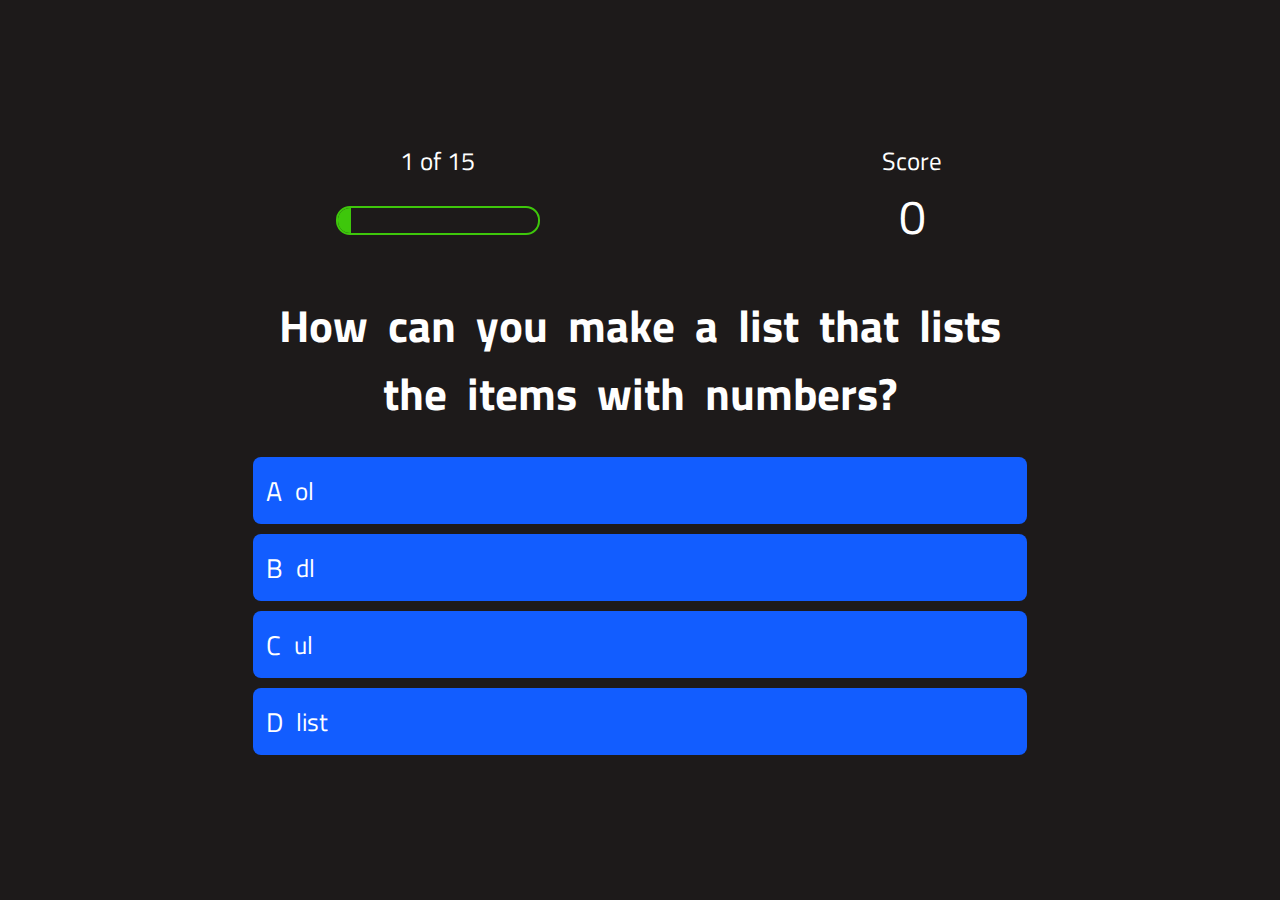
<file: quiz.html>
<!DOCTYPE html>
<html lang="en">
<head>
  <meta charset="UTF-8">
  <meta http-equiv="X-UA-Compatible" content="IE=edge">
  <meta name="viewport" content="width=device-width, initial-scale=1.0">
  <title>Quiz</title>
  <link rel="stylesheet" href="style.css">
  <link rel="stylesheet" href="quiz.css">
</head>
<body>
  <div class="container">
    <div class="status-bar">
      <div class="status-bar-item">
        <p id="progressText" class="text">
          Question
        </p>
        <div id="progressBar">
          <div id="progressBarFull"></div>
        </div>
      </div>
      <div class="status-bar-item">
        <p class="text">Score</p>
        <p class="score-number" id="score">0</p>
      </div>
    </div>

    <h1 id="question">What is the answer to this question?</h1>
    <div class="choice-container">
      <p class="choice-prefix">A</p>
      <p class="choice-text" data-number="1">Choice 1</p>
    </div>
    <div class="choice-container">
      <p class="choice-prefix">B</p>
      <p class="choice-text" data-number="2">Choice 2</p>
    </div>
    <div class="choice-container">
      <p class="choice-prefix">C</p>
      <p class="choice-text" data-number="3">Choice 3</p>
    </div>
    <div class="choice-container">
      <p class="choice-prefix">D</p>
      <p class="choice-text" data-number="4">Choice 4</p>
    </div>

  </div>

  <script src="quiz.js"></script>
</body>
</html>
</file>
<file: style.css>
@import url('https://fonts.googleapis.com/css2?family=Titillium+Web&display=swap');

* {
  box-sizing: border-box;
  font-family: 'Titillium Web', sans-serif;
}
body {
  margin: 0;
  padding: 0;
  background-color: rgb(29, 26, 26);
  color: #fff;
}
.container {
  position: relative;
  margin: 0 auto;
  width: 100vw;
  height: 100vh;
  max-width: 800px;
  display: flex;
  flex-direction: column;
  justify-content: center;
  align-items: center;
  padding: 1%;
}

.start-page {
  width: 100%;
  display: flex;
  flex-direction: column;
  align-items: center;
}
h1 {
  text-align: center;
  font-size: 45px;
  word-spacing: 10px;
}
.btn {
  font-size: 28px;
  text-decoration: none;
  padding: 20px 0;
  width: 300px;
  text-align: center;
  margin-bottom: 10px;
  color: #1c1a1a;
  font-weight: 700;
  background: linear-gradient(90deg, rgba(10,135,240,1) 0%, rgba(4,112,210,1) 100%);
  border-radius: 7px;
  -webkit-border-radius: 7px;
  -moz-border-radius: 7px;
  -ms-border-radius: 7px;
  -o-border-radius: 7px;
  transition: transform 200ms;
  -webkit-transition: transform 200ms;
  -moz-transition: transform 200ms;
  -ms-transition: transform 200ms;
  -o-transition: transform 200ms;
}
.btn:hover {
  cursor: pointer;
  transition: transform 200ms;
  -webkit-transition: transform 200ms;
  -moz-transition: transform 200ms;
  -ms-transition: transform 200ms;
  -o-transition: transform 200ms;
  transform: scale(1.03);
  -webkit-transform: scale(1.03);
  -moz-transform: scale(1.03);
  -ms-transform: scale(1.03);
  -o-transform: scale(1.03);
}
#highscore-btn {
  background: linear-gradient(90deg, rgb(255,247,9) 0%, rgb(240,221,6)100%);
}
.fa-solid {
  margin-left: 10px;
  font-size: 30px;
}

/* -------------------------------------end------------------------------------- */

.end {
  width: 100%;
  display: flex;
  flex-direction: column;
  align-items: center;
}
.end-form-container {
  width: 100%;
  display: flex;
  flex-direction: column;
  align-items: center;
  max-width: 300px;
}
h2 {
  text-align: center;
  font-size: 35px;
  word-spacing: 5px;
}
input {
  margin-bottom: 30px;
  width: 100%;
  padding: 15px;
  font-size: 20px;
  box-shadow: 0 1px 14px 0 rgba(86, 185, 235, .7);
  border: none;
  outline: none;
}
#saveScoreBtn {
  border: none;
  color: rgb(28, 26, 26);
}

/* -------------------------------------highscores------------------------------------- */

.highscores {
  width: 100%;
  display: flex;
  flex-direction: column;
  align-items: center;
}
#highScoresList {
  list-style: none;
  margin-bottom: 5px;
  padding: 0;
}
.high-score {
  font-size: 30px;
  margin-bottom: 20px;
  border-bottom: 3px solid rgb(192,192,192);
}
.high-score:first-child {
  border-bottom: 3px solid rgb(255,223,0);
}
</file>
<file: quiz.css>
.status-bar {
  display: flex;
  justify-content: space-between;
  text-align: center;
  width: 80%;
  min-width: 300px;
  padding: 1%;
}
.status-bar-item {
  display: flex;
  flex-direction: column;
  justify-content: space-between;
}
.text {
  font-size: 25px;
  margin: 0;
}
#progressBar {
  position: relative;
  margin-bottom: 20px;
  height: 25px;
  width: 200px;
  overflow: hidden;
  outline: #3EC70B 2px solid;
  border-radius: 12px;
  -webkit-border-radius: 12px;
  -moz-border-radius: 12px;
  -ms-border-radius: 12px;
  -o-border-radius: 12px;
}
#progressBarFull {
  width: 0%;
  height: 100%;
  background-color: #3EC70B;
}
.score-number {
  font-size: 3rem;
  margin: 0;
}


.choice-container {
  width: 100%;
  display: flex;
  align-items: center;
  margin-bottom: 10px;
  padding: 13px 0;
  font-size: 25px;
  background-color: rgb(18, 93, 255);
  border-radius: 8px;
  -webkit-border-radius: 8px;
  -moz-border-radius: 8px;
  -ms-border-radius: 8px;
  -o-border-radius: 8px;
  transition: .2s;
  -webkit-transition: .2s;
  -moz-transition: .2s;
  -ms-transition: .2s;
  -o-transition: .2s;
}
.choice-container:hover {
  cursor: pointer;
  transition: transform .2s;
  -webkit-transition: transform .2s;
  -moz-transition: transform .2s;
  -ms-transition: transform .2s;
  -o-transition: transform .2s;
  transform: scale(1.03);
  -webkit-transform: scale(1.03);
  -moz-transform: scale(1.03);
  -ms-transform: scale(1.03);
  -o-transform: scale(1.03);
  
}
.choice-prefix {
  font-size: 27px;
  padding: 0 13px;
  margin: 0;
}
.choice-text {
  margin: 0;
  width: 100%;
  height: calc(100% + 26px);
  display: flex;
  align-items: center;
}

.correct {
  background-color: #3EC70B;
}
.incorrect {
  background-color: red;
}
</file>
